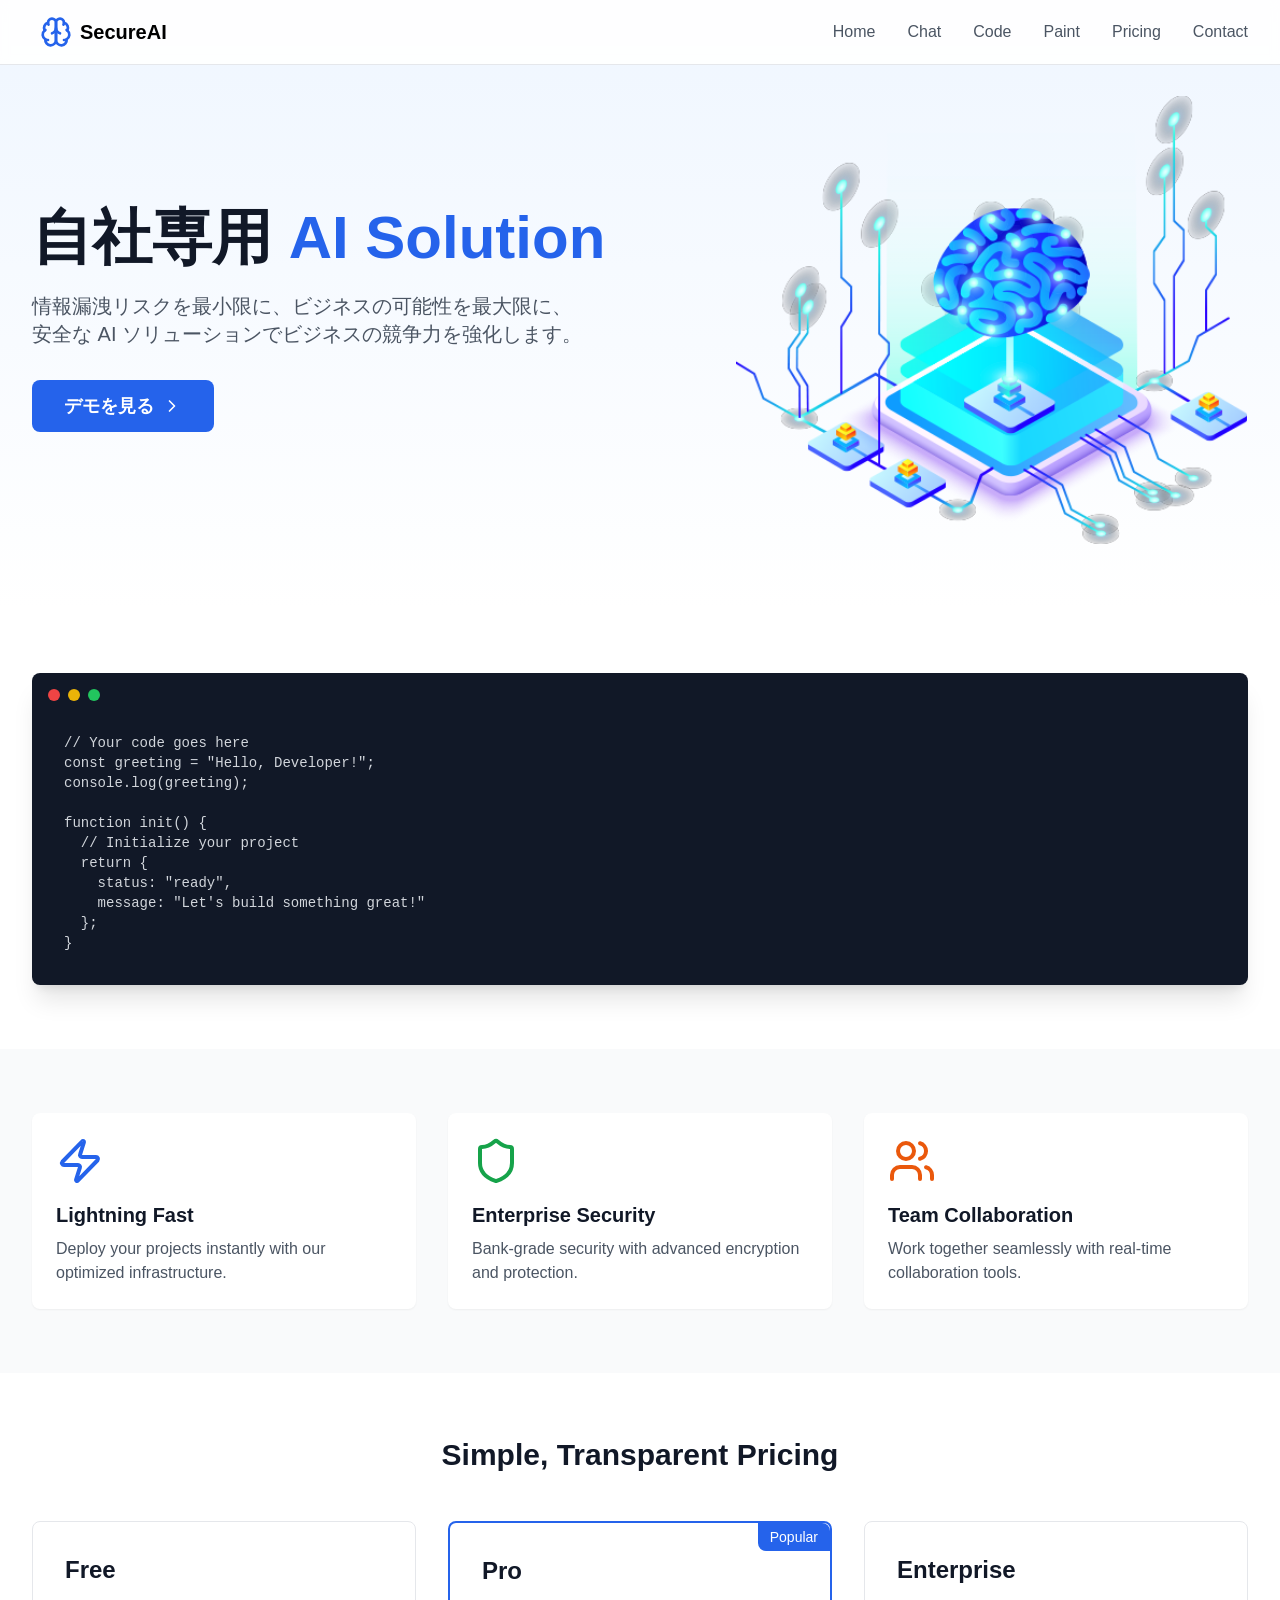
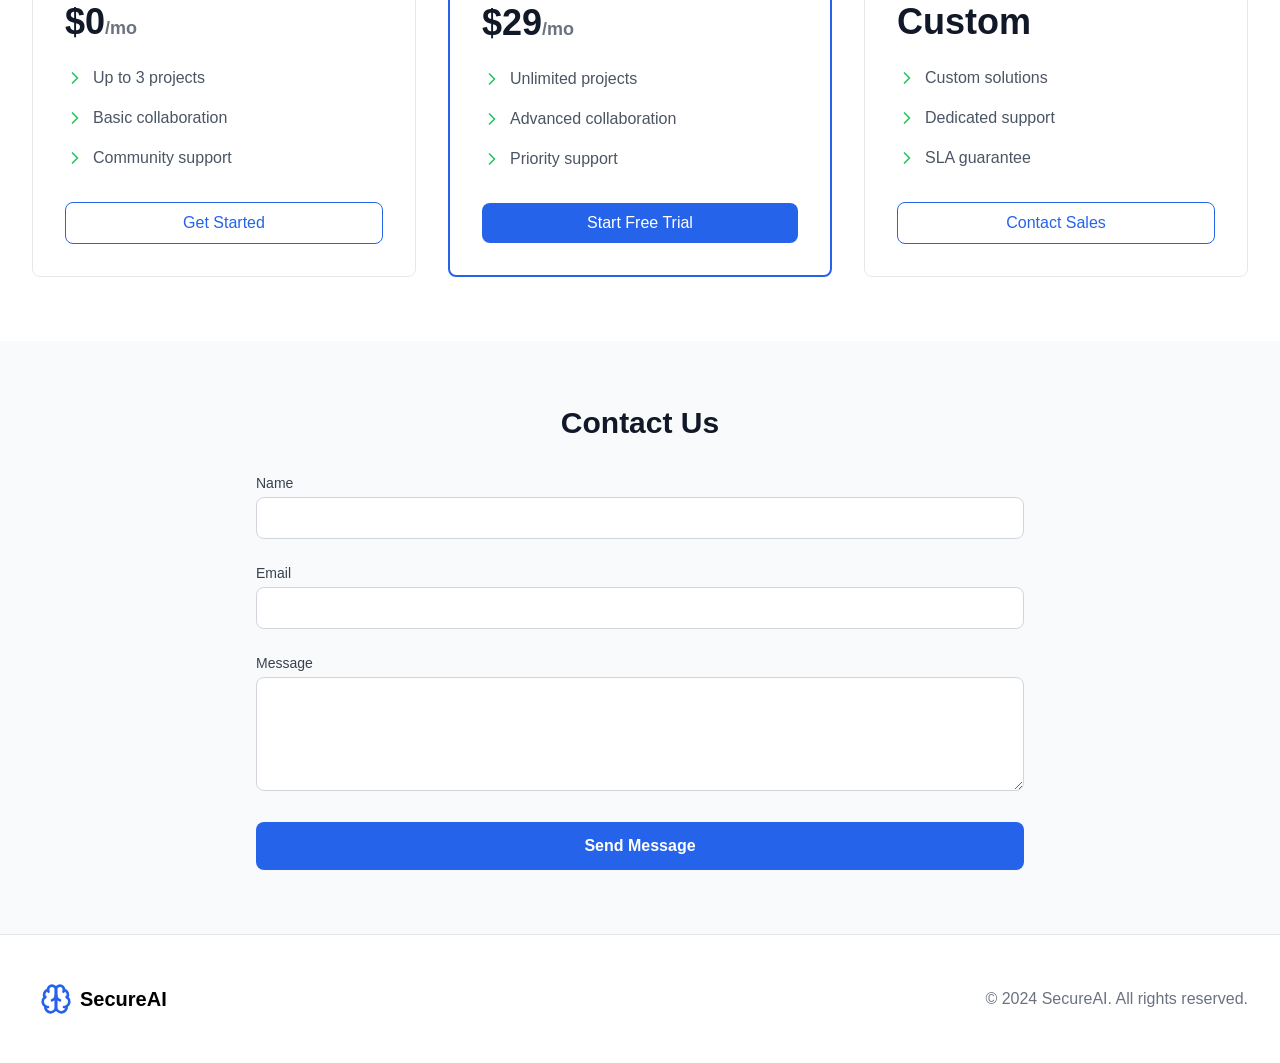
<file: index.html>
<!DOCTYPE html><html lang="en"><head><meta charSet="utf-8"/><meta name="viewport" content="width=device-width, initial-scale=1"/><link rel="preload" href="/_next/static/media/569ce4b8f30dc480-s.p.woff2" as="font" crossorigin="" type="font/woff2"/><link rel="preload" href="/_next/static/media/93f479601ee12b01-s.p.woff2" as="font" crossorigin="" type="font/woff2"/><link rel="stylesheet" href="/_next/static/css/f101177578f3406c.css" data-precedence="next"/><link rel="preload" as="script" fetchPriority="low" href="/_next/static/chunks/webpack-f029a09104d09cbc.js"/><script src="/_next/static/chunks/4bd1b696-20882bf820444624.js" async=""></script><script src="/_next/static/chunks/517-8339dfdf94467857.js" async=""></script><script src="/_next/static/chunks/main-app-839e606c18c70751.js" async=""></script><script src="/_next/static/chunks/970-4a0f7daee52c7cff.js" async=""></script><script src="/_next/static/chunks/app/page-5a9ca1914074fc2a.js" async=""></script><meta name="next-size-adjust" content=""/><title>SecureAI</title><meta name="description" content="安全な AI ソリューション"/><link rel="icon" href="/favicon.ico" type="image/x-icon" sizes="24x24"/><script src="/_next/static/chunks/polyfills-42372ed130431b0a.js" noModule=""></script></head><body class="__variable_4d318d __variable_ea5f4b antialiased"><div class="min-h-screen"><div class="bg-white dark:bg-gray-900 transition-colors duration-200"><nav class="fixed w-full bg-white/90 dark:bg-gray-900/90 backdrop-blur-sm border-b border-gray-200 dark:border-gray-800 z-50"><div class="max-w-7xl mx-auto px-4 sm:px-6 lg:px-8"><div class="flex justify-between h-16"><div class="flex items-center"><svg xmlns="http://www.w3.org/2000/svg" width="24" height="24" viewBox="0 0 24 24" fill="none" stroke="currentColor" stroke-width="2" stroke-linecap="round" stroke-linejoin="round" class="lucide lucide-brain w-8 h-8 text-blue-600 mx-2"><path d="M12 5a3 3 0 1 0-5.997.125 4 4 0 0 0-2.526 5.77 4 4 0 0 0 .556 6.588A4 4 0 1 0 12 18Z"></path><path d="M12 5a3 3 0 1 1 5.997.125 4 4 0 0 1 2.526 5.77 4 4 0 0 1-.556 6.588A4 4 0 1 1 12 18Z"></path><path d="M15 13a4.5 4.5 0 0 1-3-4 4.5 4.5 0 0 1-3 4"></path><path d="M17.599 6.5a3 3 0 0 0 .399-1.375"></path><path d="M6.003 5.125A3 3 0 0 0 6.401 6.5"></path><path d="M3.477 10.896a4 4 0 0 1 .585-.396"></path><path d="M19.938 10.5a4 4 0 0 1 .585.396"></path><path d="M6 18a4 4 0 0 1-1.967-.516"></path><path d="M19.967 17.484A4 4 0 0 1 18 18"></path></svg><span class="font-bold text-xl">SecureAI</span></div><div class="hidden md:flex items-center space-x-8"><a href="#home" class="text-gray-600 hover:text-blue-600 dark:text-gray-300 dark:hover:text-blue-400">Home</a><a href="#chat" class="text-gray-600 hover:text-blue-600 dark:text-gray-300 dark:hover:text-blue-400">Chat</a><a href="#code" class="text-gray-600 hover:text-blue-600 dark:text-gray-300 dark:hover:text-blue-400">Code</a><a href="#paint" class="text-gray-600 hover:text-blue-600 dark:text-gray-300 dark:hover:text-blue-400">Paint</a><a href="#pricing" class="text-gray-600 hover:text-blue-600 dark:text-gray-300 dark:hover:text-blue-400">Pricing</a><a href="#contact" class="text-gray-600 hover:text-blue-600 dark:text-gray-300 dark:hover:text-blue-400">Contact</a></div></div></div></nav><div id="home" class="pt-24 pb-16 px-4 sm:px-6 lg:px-8 bg-gradient-to-b from-blue-50 to-white dark:from-gray-900 dark:to-gray-800"><div class="max-w-7xl mx-auto"><div class="grid grid-cols-1 md:grid-cols-2 gap-8 items-center"><div class="text-center md:text-left"><h1 class="text-4xl sm:text-5xl md:text-6xl font-bold text-gray-900 dark:text-white mb-6">自社専用 <span class="text-blue-600 dark:text-blue-400">AI Solution</span></h1><p class="text-lg md:text-xl text-gray-600 dark:text-gray-300 mb-8 max-w-2xl mx-auto md:mx-0">情報漏洩リスクを最小限に、ビジネスの可能性を最大限に、<br/>安全な AI ソリューションでビジネスの競争力を強化します。</p><a href="https://chat.secureai.jp" target="chat_secureai" class="bg-blue-600 hover:bg-blue-700 text-white px-8 py-3 rounded-lg text-lg font-semibold transition-colors duration-200 inline-flex items-center">デモを見る<svg xmlns="http://www.w3.org/2000/svg" width="24" height="24" viewBox="0 0 24 24" fill="none" stroke="currentColor" stroke-width="2" stroke-linecap="round" stroke-linejoin="round" class="lucide lucide-chevron-right ml-2 h-5 w-5"><path d="m9 18 6-6-6-6"></path></svg></a></div><div class="flex justify-center md:justify-end"><img alt="Banner" loading="lazy" width="512" height="512" decoding="async" data-nimg="1" class="rounded-lg max-w-full h-auto" style="color:transparent;max-width:100%;height:auto" src="/banner.png"/></div></div></div></div><div id="code" class="py-16 px-4 sm:px-6 lg:px-8 bg-white dark:bg-gray-900"><div class="max-w-7xl mx-auto"><div class="bg-gray-900 rounded-lg shadow-xl p-4 overflow-hidden"><div class="flex items-center space-x-2 mb-4"><div class="h-3 w-3 rounded-full bg-red-500"></div><div class="h-3 w-3 rounded-full bg-yellow-500"></div><div class="h-3 w-3 rounded-full bg-green-500"></div></div><pre class="text-gray-300 font-mono text-sm"><code>// Your code goes here
const greeting = &quot;Hello, Developer!&quot;;
console.log(greeting);

function init() {
  // Initialize your project
  return {
    status: &quot;ready&quot;,
    message: &quot;Let&#x27;s build something great!&quot;
  };
}</code></pre></div></div></div><div class="py-16 px-4 sm:px-6 lg:px-8 bg-gray-50 dark:bg-gray-800"><div class="max-w-7xl mx-auto"><div class="grid md:grid-cols-3 gap-8"><div class="bg-white dark:bg-gray-900 p-6 rounded-lg shadow-sm"><svg xmlns="http://www.w3.org/2000/svg" width="24" height="24" viewBox="0 0 24 24" fill="none" stroke="currentColor" stroke-width="2" stroke-linecap="round" stroke-linejoin="round" class="lucide lucide-zap h-12 w-12 text-blue-600 dark:text-blue-400 mb-4"><path d="M4 14a1 1 0 0 1-.78-1.63l9.9-10.2a.5.5 0 0 1 .86.46l-1.92 6.02A1 1 0 0 0 13 10h7a1 1 0 0 1 .78 1.63l-9.9 10.2a.5.5 0 0 1-.86-.46l1.92-6.02A1 1 0 0 0 11 14z"></path></svg><h3 class="text-xl font-semibold mb-2 text-gray-900 dark:text-white">Lightning Fast</h3><p class="text-gray-600 dark:text-gray-300">Deploy your projects instantly with our optimized infrastructure.</p></div><div class="bg-white dark:bg-gray-900 p-6 rounded-lg shadow-sm"><svg xmlns="http://www.w3.org/2000/svg" width="24" height="24" viewBox="0 0 24 24" fill="none" stroke="currentColor" stroke-width="2" stroke-linecap="round" stroke-linejoin="round" class="lucide lucide-shield h-12 w-12 text-green-600 dark:text-green-400 mb-4"><path d="M20 13c0 5-3.5 7.5-7.66 8.95a1 1 0 0 1-.67-.01C7.5 20.5 4 18 4 13V6a1 1 0 0 1 1-1c2 0 4.5-1.2 6.24-2.72a1.17 1.17 0 0 1 1.52 0C14.51 3.81 17 5 19 5a1 1 0 0 1 1 1z"></path></svg><h3 class="text-xl font-semibold mb-2 text-gray-900 dark:text-white">Enterprise Security</h3><p class="text-gray-600 dark:text-gray-300">Bank-grade security with advanced encryption and protection.</p></div><div class="bg-white dark:bg-gray-900 p-6 rounded-lg shadow-sm"><svg xmlns="http://www.w3.org/2000/svg" width="24" height="24" viewBox="0 0 24 24" fill="none" stroke="currentColor" stroke-width="2" stroke-linecap="round" stroke-linejoin="round" class="lucide lucide-users h-12 w-12 text-orange-600 dark:text-orange-400 mb-4"><path d="M16 21v-2a4 4 0 0 0-4-4H6a4 4 0 0 0-4 4v2"></path><circle cx="9" cy="7" r="4"></circle><path d="M22 21v-2a4 4 0 0 0-3-3.87"></path><path d="M16 3.13a4 4 0 0 1 0 7.75"></path></svg><h3 class="text-xl font-semibold mb-2 text-gray-900 dark:text-white">Team Collaboration</h3><p class="text-gray-600 dark:text-gray-300">Work together seamlessly with real-time collaboration tools.</p></div></div></div></div><div id="pricing" class="py-16 px-4 sm:px-6 lg:px-8 bg-white dark:bg-gray-900"><div class="max-w-7xl mx-auto"><h2 class="text-3xl font-bold text-center mb-12 text-gray-900 dark:text-white">Simple, Transparent Pricing</h2><div class="grid md:grid-cols-3 gap-8"><div class="border border-gray-200 dark:border-gray-700 rounded-lg p-8"><h3 class="text-2xl font-bold mb-4 text-gray-900 dark:text-white">Free</h3><p class="text-4xl font-bold mb-6 text-gray-900 dark:text-white">$0<span class="text-lg text-gray-500">/mo</span></p><ul class="space-y-4 mb-8"><li class="flex items-center text-gray-600 dark:text-gray-300"><svg xmlns="http://www.w3.org/2000/svg" width="24" height="24" viewBox="0 0 24 24" fill="none" stroke="currentColor" stroke-width="2" stroke-linecap="round" stroke-linejoin="round" class="lucide lucide-chevron-right h-5 w-5 mr-2 text-green-500"><path d="m9 18 6-6-6-6"></path></svg>Up to 3 projects</li><li class="flex items-center text-gray-600 dark:text-gray-300"><svg xmlns="http://www.w3.org/2000/svg" width="24" height="24" viewBox="0 0 24 24" fill="none" stroke="currentColor" stroke-width="2" stroke-linecap="round" stroke-linejoin="round" class="lucide lucide-chevron-right h-5 w-5 mr-2 text-green-500"><path d="m9 18 6-6-6-6"></path></svg>Basic collaboration</li><li class="flex items-center text-gray-600 dark:text-gray-300"><svg xmlns="http://www.w3.org/2000/svg" width="24" height="24" viewBox="0 0 24 24" fill="none" stroke="currentColor" stroke-width="2" stroke-linecap="round" stroke-linejoin="round" class="lucide lucide-chevron-right h-5 w-5 mr-2 text-green-500"><path d="m9 18 6-6-6-6"></path></svg>Community support</li></ul><button class="w-full py-2 px-4 border border-blue-600 text-blue-600 hover:bg-blue-50 dark:hover:bg-blue-900 rounded-lg transition-colors duration-200">Get Started</button></div><div class="border-2 border-blue-600 rounded-lg p-8 relative"><div class="absolute top-0 right-0 bg-blue-600 text-white px-3 py-1 text-sm rounded-bl-lg rounded-tr-lg">Popular</div><h3 class="text-2xl font-bold mb-4 text-gray-900 dark:text-white">Pro</h3><p class="text-4xl font-bold mb-6 text-gray-900 dark:text-white">$29<span class="text-lg text-gray-500">/mo</span></p><ul class="space-y-4 mb-8"><li class="flex items-center text-gray-600 dark:text-gray-300"><svg xmlns="http://www.w3.org/2000/svg" width="24" height="24" viewBox="0 0 24 24" fill="none" stroke="currentColor" stroke-width="2" stroke-linecap="round" stroke-linejoin="round" class="lucide lucide-chevron-right h-5 w-5 mr-2 text-green-500"><path d="m9 18 6-6-6-6"></path></svg>Unlimited projects</li><li class="flex items-center text-gray-600 dark:text-gray-300"><svg xmlns="http://www.w3.org/2000/svg" width="24" height="24" viewBox="0 0 24 24" fill="none" stroke="currentColor" stroke-width="2" stroke-linecap="round" stroke-linejoin="round" class="lucide lucide-chevron-right h-5 w-5 mr-2 text-green-500"><path d="m9 18 6-6-6-6"></path></svg>Advanced collaboration</li><li class="flex items-center text-gray-600 dark:text-gray-300"><svg xmlns="http://www.w3.org/2000/svg" width="24" height="24" viewBox="0 0 24 24" fill="none" stroke="currentColor" stroke-width="2" stroke-linecap="round" stroke-linejoin="round" class="lucide lucide-chevron-right h-5 w-5 mr-2 text-green-500"><path d="m9 18 6-6-6-6"></path></svg>Priority support</li></ul><button class="w-full py-2 px-4 bg-blue-600 hover:bg-blue-700 text-white rounded-lg transition-colors duration-200">Start Free Trial</button></div><div class="border border-gray-200 dark:border-gray-700 rounded-lg p-8"><h3 class="text-2xl font-bold mb-4 text-gray-900 dark:text-white">Enterprise</h3><p class="text-4xl font-bold mb-6 text-gray-900 dark:text-white">Custom</p><ul class="space-y-4 mb-8"><li class="flex items-center text-gray-600 dark:text-gray-300"><svg xmlns="http://www.w3.org/2000/svg" width="24" height="24" viewBox="0 0 24 24" fill="none" stroke="currentColor" stroke-width="2" stroke-linecap="round" stroke-linejoin="round" class="lucide lucide-chevron-right h-5 w-5 mr-2 text-green-500"><path d="m9 18 6-6-6-6"></path></svg>Custom solutions</li><li class="flex items-center text-gray-600 dark:text-gray-300"><svg xmlns="http://www.w3.org/2000/svg" width="24" height="24" viewBox="0 0 24 24" fill="none" stroke="currentColor" stroke-width="2" stroke-linecap="round" stroke-linejoin="round" class="lucide lucide-chevron-right h-5 w-5 mr-2 text-green-500"><path d="m9 18 6-6-6-6"></path></svg>Dedicated support</li><li class="flex items-center text-gray-600 dark:text-gray-300"><svg xmlns="http://www.w3.org/2000/svg" width="24" height="24" viewBox="0 0 24 24" fill="none" stroke="currentColor" stroke-width="2" stroke-linecap="round" stroke-linejoin="round" class="lucide lucide-chevron-right h-5 w-5 mr-2 text-green-500"><path d="m9 18 6-6-6-6"></path></svg>SLA guarantee</li></ul><button class="w-full py-2 px-4 border border-blue-600 text-blue-600 hover:bg-blue-50 dark:hover:bg-blue-900 rounded-lg transition-colors duration-200">Contact Sales</button></div></div></div></div><div id="contact" class="py-16 px-4 sm:px-6 lg:px-8 bg-gray-50 dark:bg-gray-800"><div class="max-w-3xl mx-auto"><h2 class="text-3xl font-bold text-center mb-8 text-gray-900 dark:text-white">Contact Us</h2><form class="space-y-6"><div><label for="name" class="block text-sm font-medium text-gray-700 dark:text-gray-300 mb-1">Name</label><input type="text" id="name" class="w-full px-4 py-2 rounded-lg border border-gray-300 dark:border-gray-600 bg-white dark:bg-gray-700 text-gray-900 dark:text-white focus:ring-2 focus:ring-blue-500 dark:focus:ring-blue-400 focus:border-transparent"/></div><div><label for="email" class="block text-sm font-medium text-gray-700 dark:text-gray-300 mb-1">Email</label><input type="email" id="email" class="w-full px-4 py-2 rounded-lg border border-gray-300 dark:border-gray-600 bg-white dark:bg-gray-700 text-gray-900 dark:text-white focus:ring-2 focus:ring-blue-500 dark:focus:ring-blue-400 focus:border-transparent"/></div><div><label for="message" class="block text-sm font-medium text-gray-700 dark:text-gray-300 mb-1">Message</label><textarea id="message" rows="4" class="w-full px-4 py-2 rounded-lg border border-gray-300 dark:border-gray-600 bg-white dark:bg-gray-700 text-gray-900 dark:text-white focus:ring-2 focus:ring-blue-500 dark:focus:ring-blue-400 focus:border-transparent"></textarea></div><button type="submit" class="w-full bg-blue-600 hover:bg-blue-700 text-white font-semibold py-3 px-6 rounded-lg transition-colors duration-200">Send Message</button></form></div></div><footer class="bg-white dark:bg-gray-900 border-t border-gray-200 dark:border-gray-800"><div class="max-w-7xl mx-auto py-12 px-4 sm:px-6 lg:px-8"><div class="flex justify-between items-center"><div class="flex items-center"><svg xmlns="http://www.w3.org/2000/svg" width="24" height="24" viewBox="0 0 24 24" fill="none" stroke="currentColor" stroke-width="2" stroke-linecap="round" stroke-linejoin="round" class="lucide lucide-brain w-8 h-8 text-blue-600 mx-2"><path d="M12 5a3 3 0 1 0-5.997.125 4 4 0 0 0-2.526 5.77 4 4 0 0 0 .556 6.588A4 4 0 1 0 12 18Z"></path><path d="M12 5a3 3 0 1 1 5.997.125 4 4 0 0 1 2.526 5.77 4 4 0 0 1-.556 6.588A4 4 0 1 1 12 18Z"></path><path d="M15 13a4.5 4.5 0 0 1-3-4 4.5 4.5 0 0 1-3 4"></path><path d="M17.599 6.5a3 3 0 0 0 .399-1.375"></path><path d="M6.003 5.125A3 3 0 0 0 6.401 6.5"></path><path d="M3.477 10.896a4 4 0 0 1 .585-.396"></path><path d="M19.938 10.5a4 4 0 0 1 .585.396"></path><path d="M6 18a4 4 0 0 1-1.967-.516"></path><path d="M19.967 17.484A4 4 0 0 1 18 18"></path></svg><span class="font-bold text-xl">SecureAI</span></div><div class="text-gray-500 dark:text-gray-400">© 2024 SecureAI. All rights reserved.</div></div></div></footer></div></div><script src="/_next/static/chunks/webpack-f029a09104d09cbc.js" async=""></script><script>(self.__next_f=self.__next_f||[]).push([0])</script><script>self.__next_f.push([1,"1:\"$Sreact.fragment\"\n2:I[5244,[],\"\"]\n3:I[3866,[],\"\"]\n4:I[7970,[\"970\",\"static/chunks/970-4a0f7daee52c7cff.js\",\"974\",\"static/chunks/app/page-5a9ca1914074fc2a.js\"],\"Image\"]\n5:I[6213,[],\"OutletBoundary\"]\n7:I[6213,[],\"MetadataBoundary\"]\n9:I[6213,[],\"ViewportBoundary\"]\nb:I[4835,[],\"\"]\n:HL[\"/_next/static/media/569ce4b8f30dc480-s.p.woff2\",\"font\",{\"crossOrigin\":\"\",\"type\":\"font/woff2\"}]\n:HL[\"/_next/static/media/93f479601ee12b01-s.p.woff2\",\"font\",{\"crossOrigin\":\"\",\"type\":\"font/woff2\"}]\n:HL[\"/_next/static/css/f101177578f3406c.css\",\"style\"]\n"])</script><script>self.__next_f.push([1,"0:{\"P\":null,\"b\":\"W9555XBhcXmLWbx8caHtD\",\"p\":\"\",\"c\":[\"\",\"\"],\"i\":false,\"f\":[[[\"\",{\"children\":[\"__PAGE__\",{}]},\"$undefined\",\"$undefined\",true],[\"\",[\"$\",\"$1\",\"c\",{\"children\":[[[\"$\",\"link\",\"0\",{\"rel\":\"stylesheet\",\"href\":\"/_next/static/css/f101177578f3406c.css\",\"precedence\":\"next\",\"crossOrigin\":\"$undefined\",\"nonce\":\"$undefined\"}]],[\"$\",\"html\",null,{\"lang\":\"en\",\"children\":[\"$\",\"body\",null,{\"className\":\"__variable_4d318d __variable_ea5f4b antialiased\",\"children\":[\"$\",\"$L2\",null,{\"parallelRouterKey\":\"children\",\"segmentPath\":[\"children\"],\"error\":\"$undefined\",\"errorStyles\":\"$undefined\",\"errorScripts\":\"$undefined\",\"template\":[\"$\",\"$L3\",null,{}],\"templateStyles\":\"$undefined\",\"templateScripts\":\"$undefined\",\"notFound\":[[],[[\"$\",\"title\",null,{\"children\":\"404: This page could not be found.\"}],[\"$\",\"div\",null,{\"style\":{\"fontFamily\":\"system-ui,\\\"Segoe UI\\\",Roboto,Helvetica,Arial,sans-serif,\\\"Apple Color Emoji\\\",\\\"Segoe UI Emoji\\\"\",\"height\":\"100vh\",\"textAlign\":\"center\",\"display\":\"flex\",\"flexDirection\":\"column\",\"alignItems\":\"center\",\"justifyContent\":\"center\"},\"children\":[\"$\",\"div\",null,{\"children\":[[\"$\",\"style\",null,{\"dangerouslySetInnerHTML\":{\"__html\":\"body{color:#000;background:#fff;margin:0}.next-error-h1{border-right:1px solid rgba(0,0,0,.3)}@media (prefers-color-scheme:dark){body{color:#fff;background:#000}.next-error-h1{border-right:1px solid rgba(255,255,255,.3)}}\"}}],[\"$\",\"h1\",null,{\"className\":\"next-error-h1\",\"style\":{\"display\":\"inline-block\",\"margin\":\"0 20px 0 0\",\"padding\":\"0 23px 0 0\",\"fontSize\":24,\"fontWeight\":500,\"verticalAlign\":\"top\",\"lineHeight\":\"49px\"},\"children\":404}],[\"$\",\"div\",null,{\"style\":{\"display\":\"inline-block\"},\"children\":[\"$\",\"h2\",null,{\"style\":{\"fontSize\":14,\"fontWeight\":400,\"lineHeight\":\"49px\",\"margin\":0},\"children\":\"This page could not be found.\"}]}]]}]}]]],\"forbidden\":\"$undefined\",\"unauthorized\":\"$undefined\"}]}]}]]}],{\"children\":[\"__PAGE__\",[\"$\",\"$1\",\"c\",{\"children\":[[\"$\",\"div\",null,{\"className\":\"min-h-screen\",\"children\":[\"$\",\"div\",null,{\"className\":\"bg-white dark:bg-gray-900 transition-colors duration-200\",\"children\":[[\"$\",\"nav\",null,{\"className\":\"fixed w-full bg-white/90 dark:bg-gray-900/90 backdrop-blur-sm border-b border-gray-200 dark:border-gray-800 z-50\",\"children\":[\"$\",\"div\",null,{\"className\":\"max-w-7xl mx-auto px-4 sm:px-6 lg:px-8\",\"children\":[\"$\",\"div\",null,{\"className\":\"flex justify-between h-16\",\"children\":[[\"$\",\"div\",null,{\"className\":\"flex items-center\",\"children\":[[\"$\",\"svg\",null,{\"ref\":\"$undefined\",\"xmlns\":\"http://www.w3.org/2000/svg\",\"width\":24,\"height\":24,\"viewBox\":\"0 0 24 24\",\"fill\":\"none\",\"stroke\":\"currentColor\",\"strokeWidth\":2,\"strokeLinecap\":\"round\",\"strokeLinejoin\":\"round\",\"className\":\"lucide lucide-brain w-8 h-8 text-blue-600 mx-2\",\"children\":[[\"$\",\"path\",\"l5xja\",{\"d\":\"M12 5a3 3 0 1 0-5.997.125 4 4 0 0 0-2.526 5.77 4 4 0 0 0 .556 6.588A4 4 0 1 0 12 18Z\"}],[\"$\",\"path\",\"ep3f8r\",{\"d\":\"M12 5a3 3 0 1 1 5.997.125 4 4 0 0 1 2.526 5.77 4 4 0 0 1-.556 6.588A4 4 0 1 1 12 18Z\"}],[\"$\",\"path\",\"1p4c4q\",{\"d\":\"M15 13a4.5 4.5 0 0 1-3-4 4.5 4.5 0 0 1-3 4\"}],[\"$\",\"path\",\"tmeiqw\",{\"d\":\"M17.599 6.5a3 3 0 0 0 .399-1.375\"}],[\"$\",\"path\",\"105sqy\",{\"d\":\"M6.003 5.125A3 3 0 0 0 6.401 6.5\"}],[\"$\",\"path\",\"ql3yin\",{\"d\":\"M3.477 10.896a4 4 0 0 1 .585-.396\"}],[\"$\",\"path\",\"1qfode\",{\"d\":\"M19.938 10.5a4 4 0 0 1 .585.396\"}],[\"$\",\"path\",\"2e4loj\",{\"d\":\"M6 18a4 4 0 0 1-1.967-.516\"}],[\"$\",\"path\",\"159ez6\",{\"d\":\"M19.967 17.484A4 4 0 0 1 18 18\"}],\"$undefined\"]}],[\"$\",\"span\",null,{\"className\":\"font-bold text-xl\",\"children\":\"SecureAI\"}]]}],[\"$\",\"div\",null,{\"className\":\"hidden md:flex items-center space-x-8\",\"children\":[[\"$\",\"a\",null,{\"href\":\"#home\",\"className\":\"text-gray-600 hover:text-blue-600 dark:text-gray-300 dark:hover:text-blue-400\",\"children\":\"Home\"}],[\"$\",\"a\",null,{\"href\":\"#chat\",\"className\":\"text-gray-600 hover:text-blue-600 dark:text-gray-300 dark:hover:text-blue-400\",\"children\":\"Chat\"}],[\"$\",\"a\",null,{\"href\":\"#code\",\"className\":\"text-gray-600 hover:text-blue-600 dark:text-gray-300 dark:hover:text-blue-400\",\"children\":\"Code\"}],[\"$\",\"a\",null,{\"href\":\"#paint\",\"className\":\"text-gray-600 hover:text-blue-600 dark:text-gray-300 dark:hover:text-blue-400\",\"children\":\"Paint\"}],[\"$\",\"a\",null,{\"href\":\"#pricing\",\"className\":\"text-gray-600 hover:text-blue-600 dark:text-gray-300 dark:hover:text-blue-400\",\"children\":\"Pricing\"}],[\"$\",\"a\",null,{\"href\":\"#contact\",\"className\":\"text-gray-600 hover:text-blue-600 dark:text-gray-300 dark:hover:text-blue-400\",\"children\":\"Contact\"}]]}]]}]}]}],[\"$\",\"div\",null,{\"id\":\"home\",\"className\":\"pt-24 pb-16 px-4 sm:px-6 lg:px-8 bg-gradient-to-b from-blue-50 to-white dark:from-gray-900 dark:to-gray-800\",\"children\":[\"$\",\"div\",null,{\"className\":\"max-w-7xl mx-auto\",\"children\":[\"$\",\"div\",null,{\"className\":\"grid grid-cols-1 md:grid-cols-2 gap-8 items-center\",\"children\":[[\"$\",\"div\",null,{\"className\":\"text-center md:text-left\",\"children\":[[\"$\",\"h1\",null,{\"className\":\"text-4xl sm:text-5xl md:text-6xl font-bold text-gray-900 dark:text-white mb-6\",\"children\":[\"自社専用 \",[\"$\",\"span\",null,{\"className\":\"text-blue-600 dark:text-blue-400\",\"children\":\"AI Solution\"}]]}],[\"$\",\"p\",null,{\"className\":\"text-lg md:text-xl text-gray-600 dark:text-gray-300 mb-8 max-w-2xl mx-auto md:mx-0\",\"children\":[\"情報漏洩リスクを最小限に、ビジネスの可能性を最大限に、\",[\"$\",\"br\",null,{}],\"安全な AI ソリューションでビジネスの競争力を強化します。\"]}],[\"$\",\"a\",null,{\"href\":\"https://chat.secureai.site\",\"target\":\"chat_secureai\",\"className\":\"bg-blue-600 hover:bg-blue-700 text-white px-8 py-3 rounded-lg text-lg font-semibold transition-colors duration-200 inline-flex items-center\",\"children\":[\"デモを見る\",[\"$\",\"svg\",null,{\"ref\":\"$undefined\",\"xmlns\":\"http://www.w3.org/2000/svg\",\"width\":24,\"height\":24,\"viewBox\":\"0 0 24 24\",\"fill\":\"none\",\"stroke\":\"currentColor\",\"strokeWidth\":2,\"strokeLinecap\":\"round\",\"strokeLinejoin\":\"round\",\"className\":\"lucide lucide-chevron-right ml-2 h-5 w-5\",\"children\":[[\"$\",\"path\",\"mthhwq\",{\"d\":\"m9 18 6-6-6-6\"}],\"$undefined\"]}]]}]]}],[\"$\",\"div\",null,{\"className\":\"flex justify-center md:justify-end\",\"children\":[\"$\",\"$L4\",null,{\"src\":\"/banner.png\",\"alt\":\"Banner\",\"className\":\"rounded-lg max-w-full h-auto\",\"layout\":\"intrinsic\",\"width\":512,\"height\":512}]}]]}]}]}],[\"$\",\"div\",null,{\"id\":\"code\",\"className\":\"py-16 px-4 sm:px-6 lg:px-8 bg-white dark:bg-gray-900\",\"children\":[\"$\",\"div\",null,{\"className\":\"max-w-7xl mx-auto\",\"children\":[\"$\",\"div\",null,{\"className\":\"bg-gray-900 rounded-lg shadow-xl p-4 overflow-hidden\",\"children\":[[\"$\",\"div\",null,{\"className\":\"flex items-center space-x-2 mb-4\",\"children\":[[\"$\",\"div\",null,{\"className\":\"h-3 w-3 rounded-full bg-red-500\"}],[\"$\",\"div\",null,{\"className\":\"h-3 w-3 rounded-full bg-yellow-500\"}],[\"$\",\"div\",null,{\"className\":\"h-3 w-3 rounded-full bg-green-500\"}]]}],[\"$\",\"pre\",null,{\"className\":\"text-gray-300 font-mono text-sm\",\"children\":[\"$\",\"code\",null,{\"children\":\"// Your code goes here\\nconst greeting = \\\"Hello, Developer!\\\";\\nconsole.log(greeting);\\n\\nfunction init() {\\n  // Initialize your project\\n  return {\\n    status: \\\"ready\\\",\\n    message: \\\"Let's build something great!\\\"\\n  };\\n}\"}]}]]}]}]}],[\"$\",\"div\",null,{\"className\":\"py-16 px-4 sm:px-6 lg:px-8 bg-gray-50 dark:bg-gray-800\",\"children\":[\"$\",\"div\",null,{\"className\":\"max-w-7xl mx-auto\",\"children\":[\"$\",\"div\",null,{\"className\":\"grid md:grid-cols-3 gap-8\",\"children\":[[\"$\",\"div\",null,{\"className\":\"bg-white dark:bg-gray-900 p-6 rounded-lg shadow-sm\",\"children\":[[\"$\",\"svg\",null,{\"ref\":\"$undefined\",\"xmlns\":\"http://www.w3.org/2000/svg\",\"width\":24,\"height\":24,\"viewBox\":\"0 0 24 24\",\"fill\":\"none\",\"stroke\":\"currentColor\",\"strokeWidth\":2,\"strokeLinecap\":\"round\",\"strokeLinejoin\":\"round\",\"className\":\"lucide lucide-zap h-12 w-12 text-blue-600 dark:text-blue-400 mb-4\",\"children\":[[\"$\",\"path\",\"1xq2db\",{\"d\":\"M4 14a1 1 0 0 1-.78-1.63l9.9-10.2a.5.5 0 0 1 .86.46l-1.92 6.02A1 1 0 0 0 13 10h7a1 1 0 0 1 .78 1.63l-9.9 10.2a.5.5 0 0 1-.86-.46l1.92-6.02A1 1 0 0 0 11 14z\"}],\"$undefined\"]}],[\"$\",\"h3\",null,{\"className\":\"text-xl font-semibold mb-2 text-gray-900 dark:text-white\",\"children\":\"Lightning Fast\"}],[\"$\",\"p\",null,{\"className\":\"text-gray-600 dark:text-gray-300\",\"children\":\"Deploy your projects instantly with our optimized infrastructure.\"}]]}],[\"$\",\"div\",null,{\"className\":\"bg-white dark:bg-gray-900 p-6 rounded-lg shadow-sm\",\"children\":[[\"$\",\"svg\",null,{\"ref\":\"$undefined\",\"xmlns\":\"http://www.w3.org/2000/svg\",\"width\":24,\"height\":24,\"viewBox\":\"0 0 24 24\",\"fill\":\"none\",\"stroke\":\"currentColor\",\"strokeWidth\":2,\"strokeLinecap\":\"round\",\"strokeLinejoin\":\"round\",\"className\":\"lucide lucide-shield h-12 w-12 text-green-600 dark:text-green-400 mb-4\",\"children\":[[\"$\",\"path\",\"oel41y\",{\"d\":\"M20 13c0 5-3.5 7.5-7.66 8.95a1 1 0 0 1-.67-.01C7.5 20.5 4 18 4 13V6a1 1 0 0 1 1-1c2 0 4.5-1.2 6.24-2.72a1.17 1.17 0 0 1 1.52 0C14.51 3.81 17 5 19 5a1 1 0 0 1 1 1z\"}],\"$undefined\"]}],[\"$\",\"h3\",null,{\"className\":\"text-xl font-semibold mb-2 text-gray-900 dark:text-white\",\"children\":\"Enterprise Security\"}],[\"$\",\"p\",null,{\"className\":\"text-gray-600 dark:text-gray-300\",\"children\":\"Bank-grade security with advanced encryption and protection.\"}]]}],[\"$\",\"div\",null,{\"className\":\"bg-white dark:bg-gray-900 p-6 rounded-lg shadow-sm\",\"children\":[[\"$\",\"svg\",null,{\"ref\":\"$undefined\",\"xmlns\":\"http://www.w3.org/2000/svg\",\"width\":24,\"height\":24,\"viewBox\":\"0 0 24 24\",\"fill\":\"none\",\"stroke\":\"currentColor\",\"strokeWidth\":2,\"strokeLinecap\":\"round\",\"strokeLinejoin\":\"round\",\"className\":\"lucide lucide-users h-12 w-12 text-orange-600 dark:text-orange-400 mb-4\",\"children\":[[\"$\",\"path\",\"1yyitq\",{\"d\":\"M16 21v-2a4 4 0 0 0-4-4H6a4 4 0 0 0-4 4v2\"}],[\"$\",\"circle\",\"nufk8\",{\"cx\":\"9\",\"cy\":\"7\",\"r\":\"4\"}],[\"$\",\"path\",\"kshegd\",{\"d\":\"M22 21v-2a4 4 0 0 0-3-3.87\"}],[\"$\",\"path\",\"1da9ce\",{\"d\":\"M16 3.13a4 4 0 0 1 0 7.75\"}],\"$undefined\"]}],[\"$\",\"h3\",null,{\"className\":\"text-xl font-semibold mb-2 text-gray-900 dark:text-white\",\"children\":\"Team Collaboration\"}],[\"$\",\"p\",null,{\"className\":\"text-gray-600 dark:text-gray-300\",\"children\":\"Work together seamlessly with real-time collaboration tools.\"}]]}]]}]}]}],[\"$\",\"div\",null,{\"id\":\"pricing\",\"className\":\"py-16 px-4 sm:px-6 lg:px-8 bg-white dark:bg-gray-900\",\"children\":[\"$\",\"div\",null,{\"className\":\"max-w-7xl mx-auto\",\"children\":[[\"$\",\"h2\",null,{\"className\":\"text-3xl font-bold text-center mb-12 text-gray-900 dark:text-white\",\"children\":\"Simple, Transparent Pricing\"}],[\"$\",\"div\",null,{\"className\":\"grid md:grid-cols-3 gap-8\",\"children\":[[\"$\",\"div\",null,{\"className\":\"border border-gray-200 dark:border-gray-700 rounded-lg p-8\",\"children\":[[\"$\",\"h3\",null,{\"className\":\"text-2xl font-bold mb-4 text-gray-900 dark:text-white\",\"children\":\"Free\"}],[\"$\",\"p\",null,{\"className\":\"text-4xl font-bold mb-6 text-gray-900 dark:text-white\",\"children\":[\"$$0\",[\"$\",\"span\",null,{\"className\":\"text-lg text-gray-500\",\"children\":\"/mo\"}]]}],[\"$\",\"ul\",null,{\"className\":\"space-y-4 mb-8\",\"children\":[[\"$\",\"li\",null,{\"className\":\"flex items-center text-gray-600 dark:text-gray-300\",\"children\":[[\"$\",\"svg\",null,{\"ref\":\"$undefined\",\"xmlns\":\"http://www.w3.org/2000/svg\",\"width\":24,\"height\":24,\"viewBox\":\"0 0 24 24\",\"fill\":\"none\",\"stroke\":\"currentColor\",\"strokeWidth\":2,\"strokeLinecap\":\"round\",\"strokeLinejoin\":\"round\",\"className\":\"lucide lucide-chevron-right h-5 w-5 mr-2 text-green-500\",\"children\":[[\"$\",\"path\",\"mthhwq\",{\"d\":\"m9 18 6-6-6-6\"}],\"$undefined\"]}],\"Up to 3 projects\"]}],[\"$\",\"li\",null,{\"className\":\"flex items-center text-gray-600 dark:text-gray-300\",\"children\":[[\"$\",\"svg\",null,{\"ref\":\"$undefined\",\"xmlns\":\"http://www.w3.org/2000/svg\",\"width\":24,\"height\":24,\"viewBox\":\"0 0 24 24\",\"fill\":\"none\",\"stroke\":\"currentColor\",\"strokeWidth\":2,\"strokeLinecap\":\"round\",\"strokeLinejoin\":\"round\",\"className\":\"lucide lucide-chevron-right h-5 w-5 mr-2 text-green-500\",\"children\":[[\"$\",\"path\",\"mthhwq\",{\"d\":\"m9 18 6-6-6-6\"}],\"$undefined\"]}],\"Basic collaboration\"]}],[\"$\",\"li\",null,{\"className\":\"flex items-center text-gray-600 dark:text-gray-300\",\"children\":[[\"$\",\"svg\",null,{\"ref\":\"$undefined\",\"xmlns\":\"http://www.w3.org/2000/svg\",\"width\":24,\"height\":24,\"viewBox\":\"0 0 24 24\",\"fill\":\"none\",\"stroke\":\"currentColor\",\"strokeWidth\":2,\"strokeLinecap\":\"round\",\"strokeLinejoin\":\"round\",\"className\":\"lucide lucide-chevron-right h-5 w-5 mr-2 text-green-500\",\"children\":[[\"$\",\"path\",\"mthhwq\",{\"d\":\"m9 18 6-6-6-6\"}],\"$undefined\"]}],\"Community support\"]}]]}],[\"$\",\"button\",null,{\"className\":\"w-full py-2 px-4 border border-blue-600 text-blue-600 hover:bg-blue-50 dark:hover:bg-blue-900 rounded-lg transition-colors duration-200\",\"children\":\"Get Started\"}]]}],[\"$\",\"div\",null,{\"className\":\"border-2 border-blue-600 rounded-lg p-8 relative\",\"children\":[[\"$\",\"div\",null,{\"className\":\"absolute top-0 right-0 bg-blue-600 text-white px-3 py-1 text-sm rounded-bl-lg rounded-tr-lg\",\"children\":\"Popular\"}],[\"$\",\"h3\",null,{\"className\":\"text-2xl font-bold mb-4 text-gray-900 dark:text-white\",\"children\":\"Pro\"}],[\"$\",\"p\",null,{\"className\":\"text-4xl font-bold mb-6 text-gray-900 dark:text-white\",\"children\":[\"$$29\",[\"$\",\"span\",null,{\"className\":\"text-lg text-gray-500\",\"children\":\"/mo\"}]]}],[\"$\",\"ul\",null,{\"className\":\"space-y-4 mb-8\",\"children\":[[\"$\",\"li\",null,{\"className\":\"flex items-center text-gray-600 dark:text-gray-300\",\"children\":[[\"$\",\"svg\",null,{\"ref\":\"$undefined\",\"xmlns\":\"http://www.w3.org/2000/svg\",\"width\":24,\"height\":24,\"viewBox\":\"0 0 24 24\",\"fill\":\"none\",\"stroke\":\"currentColor\",\"strokeWidth\":2,\"strokeLinecap\":\"round\",\"strokeLinejoin\":\"round\",\"className\":\"lucide lucide-chevron-right h-5 w-5 mr-2 text-green-500\",\"children\":[[\"$\",\"path\",\"mthhwq\",{\"d\":\"m9 18 6-6-6-6\"}],\"$undefined\"]}],\"Unlimited projects\"]}],[\"$\",\"li\",null,{\"className\":\"flex items-center text-gray-600 dark:text-gray-300\",\"children\":[[\"$\",\"svg\",null,{\"ref\":\"$undefined\",\"xmlns\":\"http://www.w3.org/2000/svg\",\"width\":24,\"height\":24,\"viewBox\":\"0 0 24 24\",\"fill\":\"none\",\"stroke\":\"currentColor\",\"strokeWidth\":2,\"strokeLinecap\":\"round\",\"strokeLinejoin\":\"round\",\"className\":\"lucide lucide-chevron-right h-5 w-5 mr-2 text-green-500\",\"children\":[[\"$\",\"path\",\"mthhwq\",{\"d\":\"m9 18 6-6-6-6\"}],\"$undefined\"]}],\"Advanced collaboration\"]}],[\"$\",\"li\",null,{\"className\":\"flex items-center text-gray-600 dark:text-gray-300\",\"children\":[[\"$\",\"svg\",null,{\"ref\":\"$undefined\",\"xmlns\":\"http://www.w3.org/2000/svg\",\"width\":24,\"height\":24,\"viewBox\":\"0 0 24 24\",\"fill\":\"none\",\"stroke\":\"currentColor\",\"strokeWidth\":2,\"strokeLinecap\":\"round\",\"strokeLinejoin\":\"round\",\"className\":\"lucide lucide-chevron-right h-5 w-5 mr-2 text-green-500\",\"children\":[[\"$\",\"path\",\"mthhwq\",{\"d\":\"m9 18 6-6-6-6\"}],\"$undefined\"]}],\"Priority support\"]}]]}],[\"$\",\"button\",null,{\"className\":\"w-full py-2 px-4 bg-blue-600 hover:bg-blue-700 text-white rounded-lg transition-colors duration-200\",\"children\":\"Start Free Trial\"}]]}],[\"$\",\"div\",null,{\"className\":\"border border-gray-200 dark:border-gray-700 rounded-lg p-8\",\"children\":[[\"$\",\"h3\",null,{\"className\":\"text-2xl font-bold mb-4 text-gray-900 dark:text-white\",\"children\":\"Enterprise\"}],[\"$\",\"p\",null,{\"className\":\"text-4xl font-bold mb-6 text-gray-900 dark:text-white\",\"children\":\"Custom\"}],[\"$\",\"ul\",null,{\"className\":\"space-y-4 mb-8\",\"children\":[[\"$\",\"li\",null,{\"className\":\"flex items-center text-gray-600 dark:text-gray-300\",\"children\":[[\"$\",\"svg\",null,{\"ref\":\"$undefined\",\"xmlns\":\"http://www.w3.org/2000/svg\",\"width\":24,\"height\":24,\"viewBox\":\"0 0 24 24\",\"fill\":\"none\",\"stroke\":\"currentColor\",\"strokeWidth\":2,\"strokeLinecap\":\"round\",\"strokeLinejoin\":\"round\",\"className\":\"lucide lucide-chevron-right h-5 w-5 mr-2 text-green-500\",\"children\":[[\"$\",\"path\",\"mthhwq\",{\"d\":\"m9 18 6-6-6-6\"}],\"$undefined\"]}],\"Custom solutions\"]}],[\"$\",\"li\",null,{\"className\":\"flex items-center text-gray-600 dark:text-gray-300\",\"children\":[[\"$\",\"svg\",null,{\"ref\":\"$undefined\",\"xmlns\":\"http://www.w3.org/2000/svg\",\"width\":24,\"height\":24,\"viewBox\":\"0 0 24 24\",\"fill\":\"none\",\"stroke\":\"currentColor\",\"strokeWidth\":2,\"strokeLinecap\":\"round\",\"strokeLinejoin\":\"round\",\"className\":\"lucide lucide-chevron-right h-5 w-5 mr-2 text-green-500\",\"children\":[[\"$\",\"path\",\"mthhwq\",{\"d\":\"m9 18 6-6-6-6\"}],\"$undefined\"]}],\"Dedicated support\"]}],[\"$\",\"li\",null,{\"className\":\"flex items-center text-gray-600 dark:text-gray-300\",\"children\":[[\"$\",\"svg\",null,{\"ref\":\"$undefined\",\"xmlns\":\"http://www.w3.org/2000/svg\",\"width\":24,\"height\":24,\"viewBox\":\"0 0 24 24\",\"fill\":\"none\",\"stroke\":\"currentColor\",\"strokeWidth\":2,\"strokeLinecap\":\"round\",\"strokeLinejoin\":\"round\",\"className\":\"lucide lucide-chevron-right h-5 w-5 mr-2 text-green-500\",\"children\":[[\"$\",\"path\",\"mthhwq\",{\"d\":\"m9 18 6-6-6-6\"}],\"$undefined\"]}],\"SLA guarantee\"]}]]}],[\"$\",\"button\",null,{\"className\":\"w-full py-2 px-4 border border-blue-600 text-blue-600 hover:bg-blue-50 dark:hover:bg-blue-900 rounded-lg transition-colors duration-200\",\"children\":\"Contact Sales\"}]]}]]}]]}]}],[\"$\",\"div\",null,{\"id\":\"contact\",\"className\":\"py-16 px-4 sm:px-6 lg:px-8 bg-gray-50 dark:bg-gray-800\",\"children\":[\"$\",\"div\",null,{\"className\":\"max-w-3xl mx-auto\",\"children\":[[\"$\",\"h2\",null,{\"className\":\"text-3xl font-bold text-center mb-8 text-gray-900 dark:text-white\",\"children\":\"Contact Us\"}],[\"$\",\"form\",null,{\"className\":\"space-y-6\",\"children\":[[\"$\",\"div\",null,{\"children\":[[\"$\",\"label\",null,{\"htmlFor\":\"name\",\"className\":\"block text-sm font-medium text-gray-700 dark:text-gray-300 mb-1\",\"children\":\"Name\"}],[\"$\",\"input\",null,{\"type\":\"text\",\"id\":\"name\",\"className\":\"w-full px-4 py-2 rounded-lg border border-gray-300 dark:border-gray-600 bg-white dark:bg-gray-700 text-gray-900 dark:text-white focus:ring-2 focus:ring-blue-500 dark:focus:ring-blue-400 focus:border-transparent\"}]]}],[\"$\",\"div\",null,{\"children\":[[\"$\",\"label\",null,{\"htmlFor\":\"email\",\"className\":\"block text-sm font-medium text-gray-700 dark:text-gray-300 mb-1\",\"children\":\"Email\"}],[\"$\",\"input\",null,{\"type\":\"email\",\"id\":\"email\",\"className\":\"w-full px-4 py-2 rounded-lg border border-gray-300 dark:border-gray-600 bg-white dark:bg-gray-700 text-gray-900 dark:text-white focus:ring-2 focus:ring-blue-500 dark:focus:ring-blue-400 focus:border-transparent\"}]]}],[\"$\",\"div\",null,{\"children\":[[\"$\",\"label\",null,{\"htmlFor\":\"message\",\"className\":\"block text-sm font-medium text-gray-700 dark:text-gray-300 mb-1\",\"children\":\"Message\"}],[\"$\",\"textarea\",null,{\"id\":\"message\",\"rows\":4,\"className\":\"w-full px-4 py-2 rounded-lg border border-gray-300 dark:border-gray-600 bg-white dark:bg-gray-700 text-gray-900 dark:text-white focus:ring-2 focus:ring-blue-500 dark:focus:ring-blue-400 focus:border-transparent\"}]]}],[\"$\",\"button\",null,{\"type\":\"submit\",\"className\":\"w-full bg-blue-600 hover:bg-blue-700 text-white font-semibold py-3 px-6 rounded-lg transition-colors duration-200\",\"children\":\"Send Message\"}]]}]]}]}],[\"$\",\"footer\",null,{\"className\":\"bg-white dark:bg-gray-900 border-t border-gray-200 dark:border-gray-800\",\"children\":[\"$\",\"div\",null,{\"className\":\"max-w-7xl mx-auto py-12 px-4 sm:px-6 lg:px-8\",\"children\":[\"$\",\"div\",null,{\"className\":\"flex justify-between items-center\",\"children\":[[\"$\",\"div\",null,{\"className\":\"flex items-center\",\"children\":[[\"$\",\"svg\",null,{\"ref\":\"$undefined\",\"xmlns\":\"http://www.w3.org/2000/svg\",\"width\":24,\"height\":24,\"viewBox\":\"0 0 24 24\",\"fill\":\"none\",\"stroke\":\"currentColor\",\"strokeWidth\":2,\"strokeLinecap\":\"round\",\"strokeLinejoin\":\"round\",\"className\":\"lucide lucide-brain w-8 h-8 text-blue-600 mx-2\",\"children\":[[\"$\",\"path\",\"l5xja\",{\"d\":\"M12 5a3 3 0 1 0-5.997.125 4 4 0 0 0-2.526 5.77 4 4 0 0 0 .556 6.588A4 4 0 1 0 12 18Z\"}],[\"$\",\"path\",\"ep3f8r\",{\"d\":\"M12 5a3 3 0 1 1 5.997.125 4 4 0 0 1 2.526 5.77 4 4 0 0 1-.556 6.588A4 4 0 1 1 12 18Z\"}],[\"$\",\"path\",\"1p4c4q\",{\"d\":\"M15 13a4.5 4.5 0 0 1-3-4 4.5 4.5 0 0 1-3 4\"}],[\"$\",\"path\",\"tmeiqw\",{\"d\":\"M17.599 6.5a3 3 0 0 0 .399-1.375\"}],[\"$\",\"path\",\"105sqy\",{\"d\":\"M6.003 5.125A3 3 0 0 0 6.401 6.5\"}],[\"$\",\"path\",\"ql3yin\",{\"d\":\"M3.477 10.896a4 4 0 0 1 .585-.396\"}],[\"$\",\"path\",\"1qfode\",{\"d\":\"M19.938 10.5a4 4 0 0 1 .585.396\"}],[\"$\",\"path\",\"2e4loj\",{\"d\":\"M6 18a4 4 0 0 1-1.967-.516\"}],[\"$\",\"path\",\"159ez6\",{\"d\":\"M19.967 17.484A4 4 0 0 1 18 18\"}],\"$undefined\"]}],[\"$\",\"span\",null,{\"className\":\"font-bold text-xl\",\"children\":\"SecureAI\"}]]}],[\"$\",\"div\",null,{\"className\":\"text-gray-500 dark:text-gray-400\",\"children\":\"© 2024 SecureAI. All rights reserved.\"}]]}]}]}]]}]}],null,[\"$\",\"$L5\",null,{\"children\":\"$L6\"}]]}],{},null,false]},null,false],[\"$\",\"$1\",\"h\",{\"children\":[null,[\"$\",\"$1\",\"43FojjVI9pe2SRYZL4IzQ\",{\"children\":[[\"$\",\"$L7\",null,{\"children\":\"$L8\"}],[\"$\",\"$L9\",null,{\"children\":\"$La\"}],[\"$\",\"meta\",null,{\"name\":\"next-size-adjust\",\"content\":\"\"}]]}]]}],false]],\"m\":\"$undefined\",\"G\":[\"$b\",\"$undefined\"],\"s\":false,\"S\":true}\n"])</script><script>self.__next_f.push([1,"a:[[\"$\",\"meta\",\"0\",{\"name\":\"viewport\",\"content\":\"width=device-width, initial-scale=1\"}]]\n8:[[\"$\",\"meta\",\"0\",{\"charSet\":\"utf-8\"}],[\"$\",\"title\",\"1\",{\"children\":\"SecureAI\"}],[\"$\",\"meta\",\"2\",{\"name\":\"description\",\"content\":\"安全な AI ソリューション\"}],[\"$\",\"link\",\"3\",{\"rel\":\"icon\",\"href\":\"/favicon.ico\",\"type\":\"image/x-icon\",\"sizes\":\"24x24\"}]]\n"])</script><script>self.__next_f.push([1,"6:null\n"])</script></body></html>
</file>
<file: _next/static/css/f101177578f3406c.css>
@font-face{font-family:Geist;font-style:normal;font-weight:100 900;font-display:swap;src:url(/_next/static/media/ba015fad6dcf6784-s.woff2) format("woff2");unicode-range:u+0100-02ba,u+02bd-02c5,u+02c7-02cc,u+02ce-02d7,u+02dd-02ff,u+0304,u+0308,u+0329,u+1d00-1dbf,u+1e00-1e9f,u+1ef2-1eff,u+2020,u+20a0-20ab,u+20ad-20c0,u+2113,u+2c60-2c7f,u+a720-a7ff}@font-face{font-family:Geist;font-style:normal;font-weight:100 900;font-display:swap;src:url(/_next/static/media/569ce4b8f30dc480-s.p.woff2) format("woff2");unicode-range:u+00??,u+0131,u+0152-0153,u+02bb-02bc,u+02c6,u+02da,u+02dc,u+0304,u+0308,u+0329,u+2000-206f,u+20ac,u+2122,u+2191,u+2193,u+2212,u+2215,u+feff,u+fffd}@font-face{font-family:Geist Fallback;src:local("Arial");ascent-override:95.94%;descent-override:28.16%;line-gap-override:0.00%;size-adjust:104.76%}.__className_4d318d{font-family:Geist,Geist Fallback;font-style:normal}.__variable_4d318d{--font-geist-sans:"Geist","Geist Fallback"}@font-face{font-family:Geist Mono;font-style:normal;font-weight:100 900;font-display:swap;src:url(/_next/static/media/747892c23ea88013-s.woff2) format("woff2");unicode-range:u+0100-02ba,u+02bd-02c5,u+02c7-02cc,u+02ce-02d7,u+02dd-02ff,u+0304,u+0308,u+0329,u+1d00-1dbf,u+1e00-1e9f,u+1ef2-1eff,u+2020,u+20a0-20ab,u+20ad-20c0,u+2113,u+2c60-2c7f,u+a720-a7ff}@font-face{font-family:Geist Mono;font-style:normal;font-weight:100 900;font-display:swap;src:url(/_next/static/media/93f479601ee12b01-s.p.woff2) format("woff2");unicode-range:u+00??,u+0131,u+0152-0153,u+02bb-02bc,u+02c6,u+02da,u+02dc,u+0304,u+0308,u+0329,u+2000-206f,u+20ac,u+2122,u+2191,u+2193,u+2212,u+2215,u+feff,u+fffd}@font-face{font-family:Geist Mono Fallback;src:local("Arial");ascent-override:74.67%;descent-override:21.92%;line-gap-override:0.00%;size-adjust:134.59%}.__className_ea5f4b{font-family:Geist Mono,Geist Mono Fallback;font-style:normal}.__variable_ea5f4b{--font-geist-mono:"Geist Mono","Geist Mono Fallback"}*,:after,:before{--tw-border-spacing-x:0;--tw-border-spacing-y:0;--tw-translate-x:0;--tw-translate-y:0;--tw-rotate:0;--tw-skew-x:0;--tw-skew-y:0;--tw-scale-x:1;--tw-scale-y:1;--tw-pan-x: ;--tw-pan-y: ;--tw-pinch-zoom: ;--tw-scroll-snap-strictness:proximity;--tw-gradient-from-position: ;--tw-gradient-via-position: ;--tw-gradient-to-position: ;--tw-ordinal: ;--tw-slashed-zero: ;--tw-numeric-figure: ;--tw-numeric-spacing: ;--tw-numeric-fraction: ;--tw-ring-inset: ;--tw-ring-offset-width:0px;--tw-ring-offset-color:#fff;--tw-ring-color:rgba(59,130,246,.5);--tw-ring-offset-shadow:0 0 #0000;--tw-ring-shadow:0 0 #0000;--tw-shadow:0 0 #0000;--tw-shadow-colored:0 0 #0000;--tw-blur: ;--tw-brightness: ;--tw-contrast: ;--tw-grayscale: ;--tw-hue-rotate: ;--tw-invert: ;--tw-saturate: ;--tw-sepia: ;--tw-drop-shadow: ;--tw-backdrop-blur: ;--tw-backdrop-brightness: ;--tw-backdrop-contrast: ;--tw-backdrop-grayscale: ;--tw-backdrop-hue-rotate: ;--tw-backdrop-invert: ;--tw-backdrop-opacity: ;--tw-backdrop-saturate: ;--tw-backdrop-sepia: ;--tw-contain-size: ;--tw-contain-layout: ;--tw-contain-paint: ;--tw-contain-style: }::backdrop{--tw-border-spacing-x:0;--tw-border-spacing-y:0;--tw-translate-x:0;--tw-translate-y:0;--tw-rotate:0;--tw-skew-x:0;--tw-skew-y:0;--tw-scale-x:1;--tw-scale-y:1;--tw-pan-x: ;--tw-pan-y: ;--tw-pinch-zoom: ;--tw-scroll-snap-strictness:proximity;--tw-gradient-from-position: ;--tw-gradient-via-position: ;--tw-gradient-to-position: ;--tw-ordinal: ;--tw-slashed-zero: ;--tw-numeric-figure: ;--tw-numeric-spacing: ;--tw-numeric-fraction: ;--tw-ring-inset: ;--tw-ring-offset-width:0px;--tw-ring-offset-color:#fff;--tw-ring-color:rgba(59,130,246,.5);--tw-ring-offset-shadow:0 0 #0000;--tw-ring-shadow:0 0 #0000;--tw-shadow:0 0 #0000;--tw-shadow-colored:0 0 #0000;--tw-blur: ;--tw-brightness: ;--tw-contrast: ;--tw-grayscale: ;--tw-hue-rotate: ;--tw-invert: ;--tw-saturate: ;--tw-sepia: ;--tw-drop-shadow: ;--tw-backdrop-blur: ;--tw-backdrop-brightness: ;--tw-backdrop-contrast: ;--tw-backdrop-grayscale: ;--tw-backdrop-hue-rotate: ;--tw-backdrop-invert: ;--tw-backdrop-opacity: ;--tw-backdrop-saturate: ;--tw-backdrop-sepia: ;--tw-contain-size: ;--tw-contain-layout: ;--tw-contain-paint: ;--tw-contain-style: }/*
! tailwindcss v3.4.17 | MIT License | https://tailwindcss.com
*/*,:after,:before{box-sizing:border-box;border:0 solid #e5e7eb}:after,:before{--tw-content:""}:host,html{line-height:1.5;-webkit-text-size-adjust:100%;-moz-tab-size:4;tab-size:4;font-family:ui-sans-serif,system-ui,sans-serif,Apple Color Emoji,Segoe UI Emoji,Segoe UI Symbol,Noto Color Emoji;font-feature-settings:normal;font-variation-settings:normal;-webkit-tap-highlight-color:transparent}body{margin:0;line-height:inherit}hr{height:0;color:inherit;border-top-width:1px}abbr:where([title]){text-decoration:underline dotted}h1,h2,h3,h4,h5,h6{font-size:inherit;font-weight:inherit}a{color:inherit;text-decoration:inherit}b,strong{font-weight:bolder}code,kbd,pre,samp{font-family:ui-monospace,SFMono-Regular,Menlo,Monaco,Consolas,Liberation Mono,Courier New,monospace;font-feature-settings:normal;font-variation-settings:normal;font-size:1em}small{font-size:80%}sub,sup{font-size:75%;line-height:0;position:relative;vertical-align:baseline}sub{bottom:-.25em}sup{top:-.5em}table{text-indent:0;border-color:inherit;border-collapse:collapse}button,input,optgroup,select,textarea{font-family:inherit;font-feature-settings:inherit;font-variation-settings:inherit;font-size:100%;font-weight:inherit;line-height:inherit;letter-spacing:inherit;color:inherit;margin:0;padding:0}button,select{text-transform:none}button,input:where([type=button]),input:where([type=reset]),input:where([type=submit]){-webkit-appearance:button;background-color:transparent;background-image:none}:-moz-focusring{outline:auto}:-moz-ui-invalid{box-shadow:none}progress{vertical-align:baseline}::-webkit-inner-spin-button,::-webkit-outer-spin-button{height:auto}[type=search]{-webkit-appearance:textfield;outline-offset:-2px}::-webkit-search-decoration{-webkit-appearance:none}::-webkit-file-upload-button{-webkit-appearance:button;font:inherit}summary{display:list-item}blockquote,dd,dl,figure,h1,h2,h3,h4,h5,h6,hr,p,pre{margin:0}fieldset{margin:0}fieldset,legend{padding:0}menu,ol,ul{list-style:none;margin:0;padding:0}dialog{padding:0}textarea{resize:vertical}input::placeholder,textarea::placeholder{opacity:1;color:#9ca3af}[role=button],button{cursor:pointer}:disabled{cursor:default}audio,canvas,embed,iframe,img,object,svg,video{display:block;vertical-align:middle}img,video{max-width:100%;height:auto}[hidden]:where(:not([hidden=until-found])){display:none}body{-webkit-font-smoothing:antialiased;-moz-osx-font-smoothing:grayscale;font-family:Hiragino Kaku Gothic ProN,Hiragino Sans,Meiryo,sans-serif}.fixed{position:fixed}.absolute{position:absolute}.relative{position:relative}.right-0{right:0}.top-0{top:0}.z-50{z-index:50}.mx-2{margin-left:.5rem;margin-right:.5rem}.mx-auto{margin-left:auto;margin-right:auto}.mb-1{margin-bottom:.25rem}.mb-12{margin-bottom:3rem}.mb-2{margin-bottom:.5rem}.mb-4{margin-bottom:1rem}.mb-6{margin-bottom:1.5rem}.mb-8{margin-bottom:2rem}.ml-2{margin-left:.5rem}.mr-2{margin-right:.5rem}.block{display:block}.flex{display:flex}.inline-flex{display:inline-flex}.grid{display:grid}.hidden{display:none}.h-12{height:3rem}.h-16{height:4rem}.h-3{height:.75rem}.h-5{height:1.25rem}.h-8{height:2rem}.h-auto{height:auto}.min-h-screen{min-height:100vh}.w-12{width:3rem}.w-3{width:.75rem}.w-5{width:1.25rem}.w-8{width:2rem}.w-full{width:100%}.max-w-2xl{max-width:42rem}.max-w-3xl{max-width:48rem}.max-w-7xl{max-width:80rem}.max-w-full{max-width:100%}.grid-cols-1{grid-template-columns:repeat(1,minmax(0,1fr))}.items-center{align-items:center}.justify-center{justify-content:center}.justify-between{justify-content:space-between}.gap-8{gap:2rem}.space-x-2>:not([hidden])~:not([hidden]){--tw-space-x-reverse:0;margin-right:calc(.5rem * var(--tw-space-x-reverse));margin-left:calc(.5rem * calc(1 - var(--tw-space-x-reverse)))}.space-x-8>:not([hidden])~:not([hidden]){--tw-space-x-reverse:0;margin-right:calc(2rem * var(--tw-space-x-reverse));margin-left:calc(2rem * calc(1 - var(--tw-space-x-reverse)))}.space-y-4>:not([hidden])~:not([hidden]){--tw-space-y-reverse:0;margin-top:calc(1rem * calc(1 - var(--tw-space-y-reverse)));margin-bottom:calc(1rem * var(--tw-space-y-reverse))}.space-y-6>:not([hidden])~:not([hidden]){--tw-space-y-reverse:0;margin-top:calc(1.5rem * calc(1 - var(--tw-space-y-reverse)));margin-bottom:calc(1.5rem * var(--tw-space-y-reverse))}.overflow-hidden{overflow:hidden}.rounded-full{border-radius:9999px}.rounded-lg{border-radius:.5rem}.rounded-bl-lg{border-bottom-left-radius:.5rem}.rounded-tr-lg{border-top-right-radius:.5rem}.border{border-width:1px}.border-2{border-width:2px}.border-b{border-bottom-width:1px}.border-t{border-top-width:1px}.border-blue-600{--tw-border-opacity:1;border-color:rgb(37 99 235/var(--tw-border-opacity,1))}.border-gray-200{--tw-border-opacity:1;border-color:rgb(229 231 235/var(--tw-border-opacity,1))}.border-gray-300{--tw-border-opacity:1;border-color:rgb(209 213 219/var(--tw-border-opacity,1))}.bg-blue-600{--tw-bg-opacity:1;background-color:rgb(37 99 235/var(--tw-bg-opacity,1))}.bg-gray-50{--tw-bg-opacity:1;background-color:rgb(249 250 251/var(--tw-bg-opacity,1))}.bg-gray-900{--tw-bg-opacity:1;background-color:rgb(17 24 39/var(--tw-bg-opacity,1))}.bg-green-500{--tw-bg-opacity:1;background-color:rgb(34 197 94/var(--tw-bg-opacity,1))}.bg-red-500{--tw-bg-opacity:1;background-color:rgb(239 68 68/var(--tw-bg-opacity,1))}.bg-white{--tw-bg-opacity:1;background-color:rgb(255 255 255/var(--tw-bg-opacity,1))}.bg-white\/90{background-color:hsla(0,0%,100%,.9)}.bg-yellow-500{--tw-bg-opacity:1;background-color:rgb(234 179 8/var(--tw-bg-opacity,1))}.bg-gradient-to-b{background-image:linear-gradient(to bottom,var(--tw-gradient-stops))}.from-blue-50{--tw-gradient-from:#eff6ff var(--tw-gradient-from-position);--tw-gradient-to:rgba(239,246,255,0) var(--tw-gradient-to-position);--tw-gradient-stops:var(--tw-gradient-from),var(--tw-gradient-to)}.to-white{--tw-gradient-to:#fff var(--tw-gradient-to-position)}.p-4{padding:1rem}.p-6{padding:1.5rem}.p-8{padding:2rem}.px-3{padding-left:.75rem;padding-right:.75rem}.px-4{padding-left:1rem;padding-right:1rem}.px-6{padding-left:1.5rem;padding-right:1.5rem}.px-8{padding-left:2rem;padding-right:2rem}.py-1{padding-top:.25rem;padding-bottom:.25rem}.py-12{padding-top:3rem;padding-bottom:3rem}.py-16{padding-top:4rem;padding-bottom:4rem}.py-2{padding-top:.5rem;padding-bottom:.5rem}.py-3{padding-top:.75rem;padding-bottom:.75rem}.pb-16{padding-bottom:4rem}.pt-24{padding-top:6rem}.text-center{text-align:center}.font-mono{font-family:ui-monospace,SFMono-Regular,Menlo,Monaco,Consolas,Liberation Mono,Courier New,monospace}.text-2xl{font-size:1.5rem;line-height:2rem}.text-3xl{font-size:1.875rem;line-height:2.25rem}.text-4xl{font-size:2.25rem;line-height:2.5rem}.text-lg{font-size:1.125rem;line-height:1.75rem}.text-sm{font-size:.875rem;line-height:1.25rem}.text-xl{font-size:1.25rem;line-height:1.75rem}.font-bold{font-weight:700}.font-medium{font-weight:500}.font-semibold{font-weight:600}.text-blue-600{--tw-text-opacity:1;color:rgb(37 99 235/var(--tw-text-opacity,1))}.text-gray-300{--tw-text-opacity:1;color:rgb(209 213 219/var(--tw-text-opacity,1))}.text-gray-500{--tw-text-opacity:1;color:rgb(107 114 128/var(--tw-text-opacity,1))}.text-gray-600{--tw-text-opacity:1;color:rgb(75 85 99/var(--tw-text-opacity,1))}.text-gray-700{--tw-text-opacity:1;color:rgb(55 65 81/var(--tw-text-opacity,1))}.text-gray-900{--tw-text-opacity:1;color:rgb(17 24 39/var(--tw-text-opacity,1))}.text-green-500{--tw-text-opacity:1;color:rgb(34 197 94/var(--tw-text-opacity,1))}.text-green-600{--tw-text-opacity:1;color:rgb(22 163 74/var(--tw-text-opacity,1))}.text-orange-600{--tw-text-opacity:1;color:rgb(234 88 12/var(--tw-text-opacity,1))}.text-white{--tw-text-opacity:1;color:rgb(255 255 255/var(--tw-text-opacity,1))}.antialiased{-webkit-font-smoothing:antialiased;-moz-osx-font-smoothing:grayscale}.shadow-sm{--tw-shadow:0 1px 2px 0 rgba(0,0,0,.05);--tw-shadow-colored:0 1px 2px 0 var(--tw-shadow-color)}.shadow-sm,.shadow-xl{box-shadow:var(--tw-ring-offset-shadow,0 0 #0000),var(--tw-ring-shadow,0 0 #0000),var(--tw-shadow)}.shadow-xl{--tw-shadow:0 20px 25px -5px rgba(0,0,0,.1),0 8px 10px -6px rgba(0,0,0,.1);--tw-shadow-colored:0 20px 25px -5px var(--tw-shadow-color),0 8px 10px -6px var(--tw-shadow-color)}.backdrop-blur-sm{--tw-backdrop-blur:blur(4px);-webkit-backdrop-filter:var(--tw-backdrop-blur) var(--tw-backdrop-brightness) var(--tw-backdrop-contrast) var(--tw-backdrop-grayscale) var(--tw-backdrop-hue-rotate) var(--tw-backdrop-invert) var(--tw-backdrop-opacity) var(--tw-backdrop-saturate) var(--tw-backdrop-sepia);backdrop-filter:var(--tw-backdrop-blur) var(--tw-backdrop-brightness) var(--tw-backdrop-contrast) var(--tw-backdrop-grayscale) var(--tw-backdrop-hue-rotate) var(--tw-backdrop-invert) var(--tw-backdrop-opacity) var(--tw-backdrop-saturate) var(--tw-backdrop-sepia)}.transition-colors{transition-property:color,background-color,border-color,text-decoration-color,fill,stroke;transition-duration:.15s}.duration-200{transition-duration:.2s}.transition-colors{transition-property:background-color,border-color,color,fill,stroke;transition-timing-function:cubic-bezier(.4,0,.2,1);transition-duration:.2s}::-webkit-scrollbar{width:8px;height:8px}::-webkit-scrollbar-track{--tw-bg-opacity:1;background-color:rgb(243 244 246/var(--tw-bg-opacity,1))}:is(.dark *)::-webkit-scrollbar-track{--tw-bg-opacity:1;background-color:rgb(31 41 55/var(--tw-bg-opacity,1))}::-webkit-scrollbar-thumb{border-radius:9999px;--tw-bg-opacity:1;background-color:rgb(209 213 219/var(--tw-bg-opacity,1))}:is(.dark *)::-webkit-scrollbar-thumb{--tw-bg-opacity:1;background-color:rgb(75 85 99/var(--tw-bg-opacity,1))}::-webkit-scrollbar-thumb:hover{--tw-bg-opacity:1;background-color:rgb(156 163 175/var(--tw-bg-opacity,1))}:is(.dark *)::-webkit-scrollbar-thumb:hover{--tw-bg-opacity:1;background-color:rgb(107 114 128/var(--tw-bg-opacity,1))}pre{overflow-x:auto;border-radius:.5rem;padding:1rem}code{font-family:ui-monospace,SFMono-Regular,Menlo,Monaco,Consolas,Liberation Mono,Courier New,monospace}.hover\:bg-blue-50:hover{--tw-bg-opacity:1;background-color:rgb(239 246 255/var(--tw-bg-opacity,1))}.hover\:bg-blue-700:hover{--tw-bg-opacity:1;background-color:rgb(29 78 216/var(--tw-bg-opacity,1))}.hover\:text-blue-600:hover{--tw-text-opacity:1;color:rgb(37 99 235/var(--tw-text-opacity,1))}.focus\:border-transparent:focus{border-color:transparent}.focus\:ring-2:focus{--tw-ring-offset-shadow:var(--tw-ring-inset) 0 0 0 var(--tw-ring-offset-width) var(--tw-ring-offset-color);--tw-ring-shadow:var(--tw-ring-inset) 0 0 0 calc(2px + var(--tw-ring-offset-width)) var(--tw-ring-color);box-shadow:var(--tw-ring-offset-shadow),var(--tw-ring-shadow),var(--tw-shadow,0 0 #0000)}.focus\:ring-blue-500:focus{--tw-ring-opacity:1;--tw-ring-color:rgb(59 130 246/var(--tw-ring-opacity,1))}.dark\:border-gray-600:is(.dark *){--tw-border-opacity:1;border-color:rgb(75 85 99/var(--tw-border-opacity,1))}.dark\:border-gray-700:is(.dark *){--tw-border-opacity:1;border-color:rgb(55 65 81/var(--tw-border-opacity,1))}.dark\:border-gray-800:is(.dark *){--tw-border-opacity:1;border-color:rgb(31 41 55/var(--tw-border-opacity,1))}.dark\:bg-gray-700:is(.dark *){--tw-bg-opacity:1;background-color:rgb(55 65 81/var(--tw-bg-opacity,1))}.dark\:bg-gray-800:is(.dark *){--tw-bg-opacity:1;background-color:rgb(31 41 55/var(--tw-bg-opacity,1))}.dark\:bg-gray-900:is(.dark *){--tw-bg-opacity:1;background-color:rgb(17 24 39/var(--tw-bg-opacity,1))}.dark\:bg-gray-900\/90:is(.dark *){background-color:rgba(17,24,39,.9)}.dark\:from-gray-900:is(.dark *){--tw-gradient-from:#111827 var(--tw-gradient-from-position);--tw-gradient-to:rgba(17,24,39,0) var(--tw-gradient-to-position);--tw-gradient-stops:var(--tw-gradient-from),var(--tw-gradient-to)}.dark\:to-gray-800:is(.dark *){--tw-gradient-to:#1f2937 var(--tw-gradient-to-position)}.dark\:text-blue-400:is(.dark *){--tw-text-opacity:1;color:rgb(96 165 250/var(--tw-text-opacity,1))}.dark\:text-gray-300:is(.dark *){--tw-text-opacity:1;color:rgb(209 213 219/var(--tw-text-opacity,1))}.dark\:text-gray-400:is(.dark *){--tw-text-opacity:1;color:rgb(156 163 175/var(--tw-text-opacity,1))}.dark\:text-green-400:is(.dark *){--tw-text-opacity:1;color:rgb(74 222 128/var(--tw-text-opacity,1))}.dark\:text-orange-400:is(.dark *){--tw-text-opacity:1;color:rgb(251 146 60/var(--tw-text-opacity,1))}.dark\:text-white:is(.dark *){--tw-text-opacity:1;color:rgb(255 255 255/var(--tw-text-opacity,1))}.dark\:hover\:bg-blue-900:hover:is(.dark *){--tw-bg-opacity:1;background-color:rgb(30 58 138/var(--tw-bg-opacity,1))}.dark\:hover\:text-blue-400:hover:is(.dark *){--tw-text-opacity:1;color:rgb(96 165 250/var(--tw-text-opacity,1))}.dark\:focus\:ring-blue-400:focus:is(.dark *){--tw-ring-opacity:1;--tw-ring-color:rgb(96 165 250/var(--tw-ring-opacity,1))}@media (min-width:640px){.sm\:px-6{padding-left:1.5rem;padding-right:1.5rem}.sm\:text-5xl{font-size:3rem;line-height:1}}@media (min-width:768px){.md\:mx-0{margin-left:0;margin-right:0}.md\:flex{display:flex}.md\:grid-cols-2{grid-template-columns:repeat(2,minmax(0,1fr))}.md\:grid-cols-3{grid-template-columns:repeat(3,minmax(0,1fr))}.md\:justify-end{justify-content:flex-end}.md\:text-left{text-align:left}.md\:text-6xl{font-size:3.75rem;line-height:1}.md\:text-xl{font-size:1.25rem;line-height:1.75rem}}@media (min-width:1024px){.lg\:px-8{padding-left:2rem;padding-right:2rem}}
</file>
